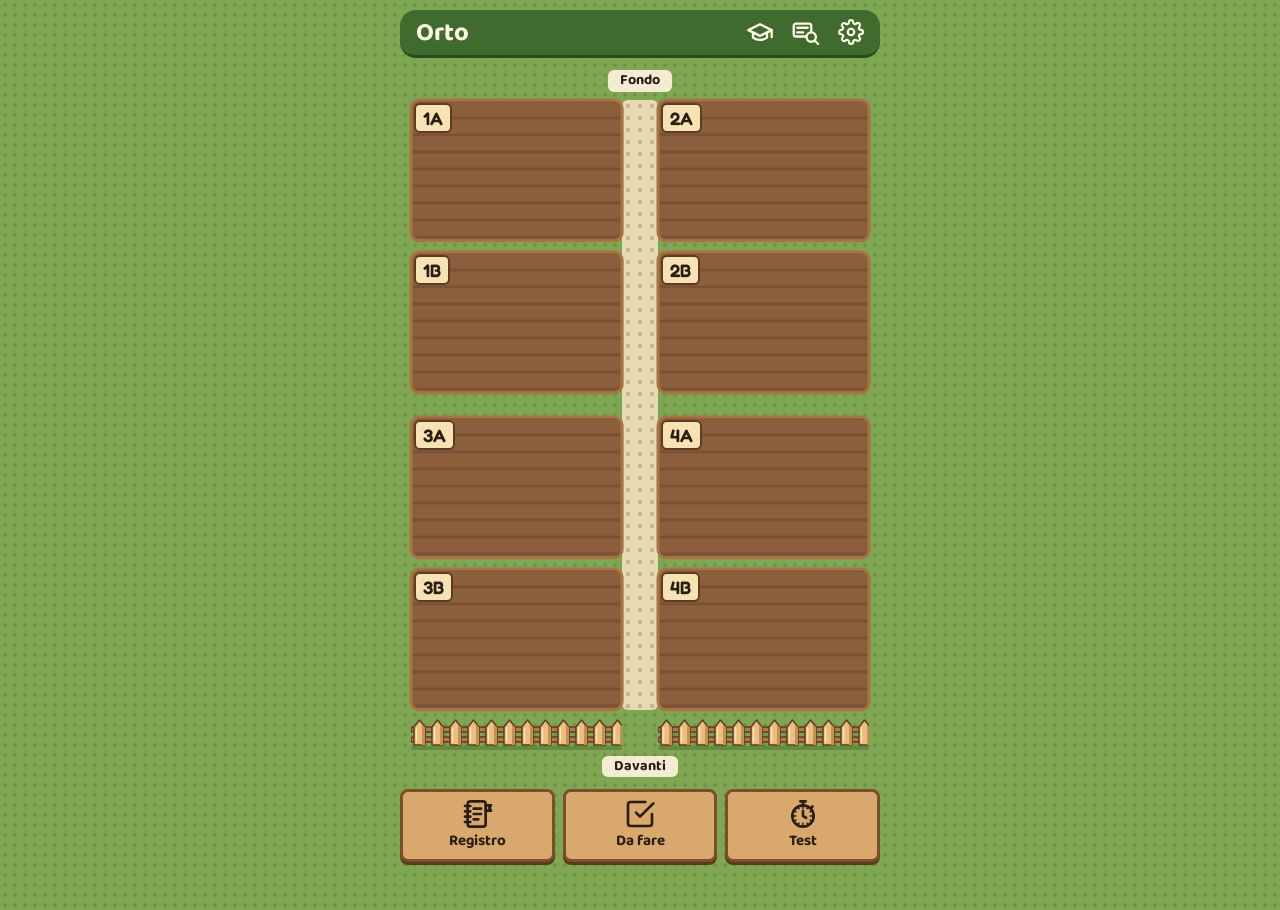
<file: index.html>
<!doctype html>
<html lang="it">
<head>
  <meta charset="utf-8">
  <meta name="viewport" content="width=device-width, initial-scale=1">
  <meta name="theme-color" content="#3f6b2e">
  <title>Orto</title>
  <link rel="manifest" href="manifest.webmanifest">
  <link rel="apple-touch-icon" href="icone/icona-192.png">
  <link rel="stylesheet" href="css/style.css">
</head>
<body>
  <header>
    <h1><a href="#/" class="titolo">Orto</a></h1>
    <a class="nome-barra"></a>
    <nav class="azioni">
      <a href="#/impara" class="icona" aria-label="Impara">
        <!-- cappello da studente -->
        <svg width="28" height="28" viewBox="0 0 24 24" fill="none" stroke="currentColor"
             stroke-width="2" stroke-linecap="round" stroke-linejoin="round" aria-hidden="true">
          <path d="M2 9.5l10-5 10 5-10 5z"/><path d="M6 11.5v4.5c3.5 2.6 8.5 2.6 12 0v-4.5"/><path d="M22 9.5v6"/>
        </svg>
      </a>
      <a href="#/orto" class="icona orto-icona" aria-label="L'orto: forma e terreno">
        <!-- aiuola con la lente d'ingrandimento -->
        <svg width="28" height="28" viewBox="0 0 24 24" fill="none" stroke="currentColor"
             stroke-width="2" stroke-linecap="round" stroke-linejoin="round" aria-hidden="true">
          <rect x="1.5" y="4" width="15" height="11" rx="2"/><path d="M4.5 7.5h9M4.5 11.5h5"/>
          <circle cx="16.5" cy="15.5" r="4" fill="var(--verde)"/><path d="M19.4 18.4l3 3"/>
        </svg>
      </a>
      <a href="#/arcade/esci" class="icona esci-arcade" aria-label="Esci da Arcade">
        <svg width="26" height="26" viewBox="0 0 24 24" fill="none" stroke="currentColor"
             stroke-width="2" stroke-linecap="round" stroke-linejoin="round" aria-hidden="true">
          <path d="M9 21H5a2 2 0 0 1-2-2V5a2 2 0 0 1 2-2h4"/><path d="M16 17l5-5-5-5"/><path d="M21 12H9"/>
        </svg>
      </a>
      <a href="#/impostazioni" class="icona impostazioni-icona" aria-label="Impostazioni">
        <!-- icona "settings" di Feather Icons (licenza MIT) -->
        <svg width="26" height="26" viewBox="0 0 24 24" fill="none" stroke="currentColor"
             stroke-width="2" stroke-linecap="round" stroke-linejoin="round" aria-hidden="true">
          <circle cx="12" cy="12" r="3"/>
          <path d="M19.4 15a1.65 1.65 0 0 0 .33 1.82l.06.06a2 2 0 0 1 0 2.83 2 2 0 0 1-2.83 0l-.06-.06a1.65 1.65 0 0 0-1.82-.33 1.65 1.65 0 0 0-1 1.51V21a2 2 0 0 1-2 2 2 2 0 0 1-2-2v-.09A1.65 1.65 0 0 0 9 19.4a1.65 1.65 0 0 0-1.82.33l-.06.06a2 2 0 0 1-2.83 0 2 2 0 0 1 0-2.83l.06-.06a1.65 1.65 0 0 0 .33-1.82 1.65 1.65 0 0 0-1.51-1H3a2 2 0 0 1-2-2 2 2 0 0 1 2-2h.09A1.65 1.65 0 0 0 4.6 9a1.65 1.65 0 0 0-.33-1.82l-.06-.06a2 2 0 0 1 0-2.83 2 2 0 0 1 2.83 0l.06.06a1.65 1.65 0 0 0 1.82.33H9a1.65 1.65 0 0 0 1-1.51V3a2 2 0 0 1 2-2 2 2 0 0 1 2 2v.09a1.65 1.65 0 0 0 1 1.51 1.65 1.65 0 0 0 1.82-.33l.06-.06a2 2 0 0 1 2.83 0 2 2 0 0 1 0 2.83l-.06.06a1.65 1.65 0 0 0-.33 1.82V9a1.65 1.65 0 0 0 1.51 1H21a2 2 0 0 1 2 2 2 2 0 0 1-2 2h-.09a1.65 1.65 0 0 0-1.51 1z"/>
        </svg>
      </a>
    </nav>
  </header>
  <main id="contenuto"></main>
  <script type="module" src="js/app.js"></script>
</body>
</html>
</file>
<file: css/style.css>
@font-face { font-family: 'Baloo 2'; src: url('../font/baloo2.woff2') format('woff2'); font-weight: 400 800; font-display: swap; }
@font-face { font-family: 'Fredoka'; src: url('../font/fredoka.woff2') format('woff2'); font-weight: 600; font-display: swap; }

:root {
  --verde: #3f6b2e;
  --verde-bordo: #2b4a1f;
  --verde-scuro: #1b3d1b;
  --testo: #2a1e12;
  --crema: #fff8e7;
  --etichetta: #f6ebd3;
  --cartellino: #f6e2b3;
  --marrone-scuro: #5c3d22;
  --legno: #d9a86c;
  --legno-scuro: #7a4f2a;
  --bordo-aiuola: #a87444;
  --terra: #8b5e3c;
  --solco: #7a5134;
  --prato: #7fa653;
  --prato-punti: #6e9446;
  --vialetto: #e8d9b5;
  --ghiaia: #c9b48a;
  --aiuola: #e3eed3;
}

* { box-sizing: border-box; }

body {
  margin: 0;
  min-height: 100dvh;
  font-family: 'Baloo 2', system-ui, sans-serif;
  font-size: 18px;
  font-weight: 500;
  line-height: 1.5;
  color: var(--testo);
  background-color: var(--prato);
  background-image: radial-gradient(var(--prato-punti) 1.5px, transparent 2px);
  background-size: 10px 10px;
}

header {
  display: flex;
  align-items: center;
  justify-content: space-between;
  width: calc(100% - 32px);
  max-width: 480px;
  margin: 10px auto 0;
  padding: 6px 16px;
  color: var(--crema);
  background: var(--verde);
  border-bottom: 3px solid var(--verde-bordo);
  border-radius: 16px;
}

header h1 { margin: 0; font-size: 1.6rem; font-weight: 700; line-height: 1.3; }

main { padding: 12px 16px 16px; }

/* Ogni schermata tranne la mappa sta in un riquadro crema, leggibile sopra il prato */
main > section:not(.mappa) {
  max-width: 600px;
  margin: 0 auto;
  padding: 8px 16px 16px;
  background: var(--crema);
  border: 3px solid var(--bordo-aiuola);
  border-radius: 14px;
}

.mappa {
  display: flex;
  flex-direction: column;
  max-width: 480px;
  margin: 0 auto;
}

.estremo {
  grid-column: 1 / -1;
  align-self: center;
  margin: 0 0 8px;
  padding: 0 12px;
  font-size: 0.9rem;
  font-weight: 700;
  background: var(--etichetta);
  border-radius: 6px;
}
.estremo:last-of-type { margin: 0 0 4px; }

.lato {
  display: flex;
  flex-direction: column;
  gap: 10px;
}

/* stacco tra il primo e il secondo settore di ogni lato */
.lato .aiuola:nth-child(3) { margin-top: 8px; }

.vialetto {
  position: relative;
  margin: 10px 4px;
  border-radius: 6px;
  background-color: var(--vialetto);
  background-image: radial-gradient(var(--ghiaia) 2px, transparent 2.5px);
  background-size: 12px 12px;
}

.aiuola {
  position: relative;
  display: flex;
  align-items: center;
  justify-content: center;
  min-height: clamp(56px, calc((100dvh - 390px) / 4), 140px);
  text-decoration: none;
  color: var(--testo);
  background: repeating-linear-gradient(0deg, var(--terra) 0 14px, var(--solco) 14px 17px);
  border: 3px solid var(--bordo-aiuola);
  border-radius: 10px;
}

/* Cartellino con il nome, in alto a sinistra */
.aiuola .nome {
  position: absolute;
  z-index: 2;
  top: 5px;
  left: 5px;
  padding: 0 8px;
  font-family: 'Fredoka', 'Baloo 2', sans-serif;
  font-weight: 600;
  line-height: 1.5;
  background: var(--cartellino);
  border: 2px solid var(--marrone-scuro);
  border-radius: 6px;
}

.diviso-fondo-davanti::after,
.diviso-vialetto-esterno::after {
  content: '';
  position: absolute;
  border: 0 dashed var(--cartellino);
}
.diviso-fondo-davanti::after { left: 6px; right: 6px; top: 50%; border-top-width: 2px; }
.diviso-vialetto-esterno::after { top: 6px; bottom: 6px; left: 50%; border-left-width: 2px; }

.aiuola .bollino {
  position: absolute;
  z-index: 2;
  bottom: 4px;
  right: 4px;
  padding: 0 6px;
  font-size: 0.8rem;
  font-weight: 700;
  line-height: 1.4;
  color: var(--crema);
  background: var(--verde-scuro);
  border: 1.5px solid var(--cartellino);
  border-radius: 999px;
}
.aiuola .bollino-alto { bottom: calc(50% + 4px); }
.aiuola .bollino-sinistra { right: calc(50% + 4px); }

.staccionata {
  grid-column: 1 / -1;
  display: grid;
  grid-template-columns: 1fr 28px 1fr;
  margin: 8px 0 6px;
}
.staccionata svg { display: block; }

.scorciatoie {
  grid-column: 1 / -1;
  display: flex;
  justify-content: space-between;
  gap: 8px;
  margin-top: 8px;
}

.scorciatoia {
  position: relative;
  display: flex;
  flex-direction: column;
  align-items: center;
  flex: 1;
  min-width: 0;
  padding: 6px 4px;
  font-size: 0.95rem;
  font-weight: 700;
  color: var(--testo);
  text-decoration: none;
  background: var(--legno);
  border: 3px solid var(--legno-scuro);
  border-radius: 8px;
  box-shadow: 0 3px 0 #5a3a1d;
}

h2 { margin: 8px 0 4px; font-weight: 700; }
h3 { margin: 20px 0 4px; font-size: 1.1rem; font-weight: 700; }

.titolo { color: inherit; text-decoration: none; }

/* Modalità prova: scritta gialla accanto al titolo, per non confondersi */
.prova header h1::after {
  content: 'PROVA';
  margin-left: 10px;
  padding: 0 8px;
  font-size: 0.85rem;
  vertical-align: middle;
  color: var(--testo);
  background: #f2c230;
  border-radius: 6px;
}

.intestazione { display: flex; align-items: baseline; justify-content: space-between; gap: 12px; }
.link-info { padding: 8px 0 8px 12px; font-weight: 700; color: var(--verde); text-decoration: underline; }

.azioni { display: flex; gap: 18px; }

.icona {
  display: flex;
  padding: 10px;
  margin: -10px;
  color: var(--crema);
}

.indietro {
  display: inline-block;
  padding: 10px 0;
  color: var(--verde);
  background: none;
  border: 0;
  font: inherit;
  cursor: pointer;
  font-weight: 700;
  text-decoration: none;
}

.pulsante {
  display: block;
  width: 100%;
  margin-top: 20px;
  padding: 12px;
  font: inherit;
  font-weight: 700;
  text-align: center;
  text-decoration: none;
  color: var(--crema);
  background: var(--verde);
  border: 0;
  border-radius: 10px;
  box-shadow: 0 3px 0 var(--verde-bordo);
  cursor: pointer;
}

.secondario {
  color: var(--testo);
  background: var(--etichetta);
  border: 2px solid var(--legno-scuro);
  box-shadow: 0 3px 0 var(--bordo-aiuola);
}

.pericolo {
  color: #b00020;
  background: #fff;
  border: 2px solid #b00020;
  box-shadow: 0 3px 0 #e8b4bc;
}

.colture { margin: 0; padding: 0; list-style: none; }
.colture a { display: flex; align-items: center; gap: 10px; padding: 6px 0; color: var(--testo); }
.icona-coltura { flex: none; display: flex; width: 40px; height: 40px; }
.icona-coltura svg { width: 100%; height: 100%; }

/* Disegnini delle colture dentro le aiuole della mappa */
/* Ogni spazio è un "contenitore": i disegni usano le sue misure (cqw, cqh) per non uscire
   né a destra/sinistra né verso il davanti. Verso il fondo invece possono sporgere */
.piantine {
  position: absolute;
  z-index: 1;
  container-type: size;
  pointer-events: none;
}
.piantine-tutta { inset: 4px 4px 3px; }
.piantine-sopra { inset: 4px 4px calc(50% + 2px); }
.piantine-sotto { inset: calc(50% + 2px) 4px 3px; }
.piantine-sinistra { inset: 4px calc(50% + 2px) 3px 4px; }
.piantine-destra { inset: 4px 4px 3px calc(50% + 2px); }
.piantina { --l: 38px; position: absolute; display: flex; width: var(--l); height: var(--l); }
/* La metà davanti non tocca il fondo: lì i disegni devono stare tutti dentro */
.piantine-sotto .piantina { --l: min(38px, 100cqh); }
.piantina svg { width: 100%; height: 100%; }
.piantina { pointer-events: auto; touch-action: none; transition: transform 0.15s; }
.piantina.sollevata { z-index: 5; transform: scale(1.25); filter: drop-shadow(0 6px 4px rgb(0 0 0 / 0.35)); }
/* Sulla mappa il "tieni premuto" serve a spostare: niente menu o selezione del testo */
.aiuola { -webkit-touch-callout: none; user-select: none; -webkit-user-select: none; -webkit-tap-highlight-color: transparent; }

.registro { margin: 0; padding-left: 20px; }
.registro li { padding: 6px 0; }
.registro a { display: block; color: var(--testo); }

.lista-task { margin: 0; padding: 0; list-style: none; }
.lista-task li { display: flex; align-items: flex-start; gap: 12px; padding: 10px 0; border-bottom: 1px solid #e2d3b5; }
.lista-task input { flex: none; width: 28px; height: 28px; margin: 2px 0 0; accent-color: var(--verde); }

.urgente { color: #b00020; font-weight: 700; }

.titolo-task { font-weight: 700; color: var(--testo); }

.puntino {
  position: absolute;
  z-index: 3;
  top: -6px;
  right: -6px;
  width: 14px;
  height: 14px;
  border-radius: 50%;
  border: 2px solid var(--testo);
}
.puntino-programmato { background: #e07000; }
.puntino-urgente {
  top: -9px;
  right: -9px;
  width: 22px;
  height: 22px;
  display: flex;
  align-items: center;
  justify-content: center;
  font-size: 0.8rem;
  font-weight: 700;
  line-height: 1;
  color: #fff;
  background: #b00020;
}
/* Paletto delle colture in arrivo nei prossimi 30 giorni */
.paletto { position: absolute; z-index: 3; left: 5px; bottom: 3px; display: flex; flex-direction: column; align-items: center; pointer-events: none; }
.paletto .tavola { display: flex; align-items: center; gap: 1px; padding: 0 5px 0 1px; font-family: 'Fredoka', 'Baloo 2', sans-serif; font-size: .78rem; font-weight: 600; line-height: 1.25; color: var(--testo); background: var(--legno); border: 2px solid var(--legno-scuro); border-radius: 5px; box-shadow: 0 2px 0 #5a3a1d; }
.paletto .icona-paletto { width: 20px; height: 20px; }
.paletto .asta { width: 4px; height: 8px; background: var(--legno-scuro); border-radius: 0 0 2px 2px; }
.vialetto .puntino { top: 4px; right: auto; left: 50%; transform: translateX(-50%); }

.modulo label { display: block; margin-top: 16px; font-weight: 700; }
.modulo label[hidden] { display: none; }
.suggerimento { display: grid; gap: 2px; margin-top: 12px; padding: 10px 12px; font-size: .95rem; background: var(--etichetta); border: 2px solid var(--legno); border-radius: 10px; }
.suggerimento[hidden] { display: none; }
.avviso-catalogo { margin-top: 4px; color: #8a4b0f; font-weight: 700; }
.avvisi { display: grid; gap: 8px; margin-top: 16px; }
.avviso-modulo { margin: 0; padding: 8px 12px 8px 38px; position: relative; font-size: .95rem; line-height: 1.35; background: #fbe3c8; border: 2px solid #d9822b; border-radius: 10px; }
.avviso-modulo::before { content: '!'; position: absolute; left: 10px; top: 9px; width: 20px; height: 20px; border-radius: 50%; background: #d9822b; color: #fff; font-weight: 800; font-size: .85rem; display: grid; place-items: center; }

.modulo input[type="email"],
.modulo input[type="password"],
.modulo input[type="text"],
.modulo textarea,
.modulo select {
  display: block;
  width: 100%;
  margin-top: 4px;
  padding: 10px 12px;
  font: inherit;
  color: var(--testo);
  background: #fff;
  border: 2px solid #767676;
  border-radius: 8px;
}

.modulo fieldset { margin: 16px 0 0; padding: 0; border: 0; }
.modulo legend { padding: 0; font-weight: 700; }

.due-colonne {
  display: grid;
  grid-template-columns: 1fr 1fr;
  gap: 8px;
  margin-top: 8px;
}

.modulo .opzione {
  display: flex;
  align-items: center;
  gap: 10px;
  margin: 0;
  padding: 10px 12px;
  font-weight: 500;
  background: #fff;
  border: 2px solid var(--bordo-aiuola);
  border-radius: 8px;
}

.opzione input { width: 24px; height: 24px; margin: 0; accent-color: var(--verde); }

.modulo .tutto-orto { margin-top: 12px; }

.conferma { margin: 16px 0 0; color: var(--verde); font-weight: 700; }

.errore { margin: 16px 0 0; color: #b00020; font-weight: 700; white-space: pre-line; }

.mini-mappa { display: grid; grid-template-columns: 1fr 20px 1fr; max-width: 320px; margin: 8px auto 0; }
.mini-lato { display: flex; flex-direction: column; gap: 6px; }
.mini-lato .mini-aiuola:nth-child(3) { margin-top: 10px; }
.mini-vialetto {
  margin: 6px 3px;
  border-radius: 4px;
  background-color: var(--vialetto);
  background-image: radial-gradient(var(--ghiaia) 1.5px, transparent 2px);
  background-size: 8px 8px;
}

.mini-aiuola {
  position: relative;
  display: flex;
  align-items: center;
  justify-content: center;
  height: 52px;
  padding: 0;
  overflow: hidden;
  font: inherit;
  color: var(--testo);
  background: repeating-linear-gradient(0deg, var(--terra) 0 10px, var(--solco) 10px 12px);
  border: 2px solid var(--bordo-aiuola);
  border-radius: 8px;
  cursor: pointer;
}
.mini-aiuola .nome {
  position: relative;
  z-index: 1;
  padding: 0 6px;
  font-family: 'Fredoka', 'Baloo 2', sans-serif;
  font-weight: 600;
  background: var(--cartellino);
  border: 1.5px solid var(--marrone-scuro);
  border-radius: 5px;
}

/* Parte scelta: terra arata con il bordo verde (solo attorno alla parte scelta) */
.riempimento {
  position: absolute;
  background: url('../icone/terra-arata.svg') 0 0 / 60px 28.8px;
  border: 3px solid #5c9e3a;
  border-radius: 6px;
  box-shadow: inset 0 0 0 1.5px var(--verde-bordo), 0 0 0 1.5px var(--verde-bordo);
}
.riempimento-tutta { inset: 0; }
.riempimento-sopra { inset: 0 0 50% 0; }
.riempimento-sotto { inset: 50% 0 0 0; }
.riempimento-sinistra { inset: 0 50% 0 0; }
.riempimento-destra { inset: 0 0 0 50%; }

.popup {
  width: min(92vw, 400px);
  padding: 0;
  color: var(--testo);
  background: var(--crema);
  border: 3px solid var(--bordo-aiuola);
  border-radius: 14px;
}
.popup::backdrop { background: rgb(0 0 0 / 0.5); }
.popup-contenuto { padding: 16px; }
.popup h3 { margin: 0 0 12px; }
.popup-corpo { display: flex; align-items: center; gap: 16px; }
.anteprima .mini-aiuola { width: 110px; height: 150px; font-size: 1.4rem; cursor: default; }

.scatola-rotella { flex: 1; display: flex; flex-direction: column; gap: 4px; margin-top: 8px; }
.popup .scatola-rotella { margin-top: 0; }
.freccia-rotella {
  height: 30px;
  padding: 0;
  font-size: 1rem;
  line-height: 1;
  color: var(--crema);
  background: var(--verde);
  border: 0;
  border-bottom: 3px solid var(--verde-bordo);
  border-radius: 8px;
  cursor: pointer;
}
.freccia-rotella:disabled { color: var(--testo); background: var(--etichetta); border-bottom-color: var(--legno); opacity: .5; cursor: default; }
.rotella {
  height: 144px;
  padding: 48px 0;
  overflow-y: scroll;
  scroll-snap-type: y mandatory;
  scrollbar-width: none;
  border: 2px solid #767676;
  border-radius: 8px;
  /* fascia centrale fissa: segna la voce scelta */
  background: #fff linear-gradient(transparent 46px, var(--aiuola) 46px, var(--aiuola) 94px, transparent 94px);
}
.voce-rotella {
  display: block;
  width: 100%;
  height: 48px;
  scroll-snap-align: center;
  padding: 0 8px;
  font: inherit;
  line-height: 1.15;
  color: #767676;
  background: none;
  border: 0;
}
.voce-rotella.attiva { color: var(--testo); font-weight: 700; }

.popup-azioni { display: flex; gap: 12px; margin-top: 16px; }
.popup-azioni .pulsante { margin-top: 0; }

/* Pagina Test: colture nel tempo */
.test-frecce { display: flex; align-items: center; justify-content: space-between; gap: 8px; margin: 8px 0; }
.freccia-test { width: 48px; height: 40px; font-size: 1rem; color: var(--crema); background: var(--verde); border: 0; border-bottom: 3px solid var(--verde-bordo); border-radius: 8px; cursor: pointer; }
.test-periodo { font-weight: 800; text-align: center; }
.test-mesi { display: grid; grid-template-columns: 32px repeat(13, 1fr); font-size: .7rem; color: var(--marrone-scuro); text-align: center; }
.test-settore { margin-top: 10px; font-size: .8rem; font-weight: 800; letter-spacing: .05em; text-transform: uppercase; }
.test-fila { display: grid; grid-template-columns: 32px 1fr; align-items: center; margin-top: 3px; }
.test-fila b { font-family: 'Fredoka', 'Baloo 2', sans-serif; font-weight: 600; }
.test-binario { position: relative; height: 46px; overflow: hidden; border-radius: 4px; background: repeating-linear-gradient(90deg, #efe2c4 0 calc(100% / 13 - 1px), var(--crema) calc(100% / 13 - 1px) calc(100% / 13)); }
.test-barra { position: absolute; display: flex; align-items: center; gap: 2px; padding: 0 4px 0 1px; overflow: hidden; height: 20px; font-size: .7rem; font-weight: 700; line-height: 1; color: #fff; white-space: nowrap; text-decoration: none; border-radius: 6px; text-shadow: 0 1px 0 rgb(0 0 0 / .35); }
.test-barra.pieno { top: 3px; height: 40px; }
.test-barra.alto { top: 2px; }
.test-barra.basso { bottom: 2px; }
.test-barra.futura { background-image: repeating-linear-gradient(135deg, rgb(255 255 255 / .3) 0 5px, transparent 5px 10px); border: 2px dashed rgb(42 30 18 / .6); }
.test-barra .icona-barra { width: 18px; height: 18px; flex: none; }
.test-oggi { position: absolute; top: 0; bottom: 0; width: 2px; background: #c0392b; }
.test-legenda { display: flex; flex-wrap: wrap; gap: 4px 14px; margin-top: 10px; font-size: .85rem; }
.test-legenda i { display: inline-block; width: 18px; height: 10px; margin-right: 4px; vertical-align: middle; border-radius: 3px; background: var(--marrone-scuro); }
.test-legenda i.fut { background: var(--etichetta); border: 2px dashed var(--marrone-scuro); }
.test-legenda i.og { width: 3px; height: 14px; background: #c0392b; }
.test-aiuto { margin: 6px 0 0; font-size: .85rem; color: var(--marrone-scuro); }

/* Catalogo delle colture */
.intro-catalogo { margin: 4px 0 8px; font-size: .95rem; }
.cerca-catalogo { width: 100%; padding: 8px 12px; font: inherit; color: var(--testo); background: #fff; border: 2px solid var(--bordo-aiuola); border-radius: 10px; }
.legenda-cal { display: flex; flex-wrap: wrap; gap: 4px 14px; margin: 10px 0 4px; font-size: .85rem; }
.legenda-cal span::before { content: ''; display: inline-block; width: 18px; height: 8px; margin-right: 6px; vertical-align: middle; border-radius: 3px; background: var(--c); }
.l-s { --c: #8b5e3c; } .l-t { --c: #3f8a2e; } .l-r { --c: #e2861b; }
.mesi-cal { display: grid; grid-template-columns: repeat(12, 1fr); font-size: .68rem; text-align: center; color: var(--marrone-scuro); }
/* Legenda e iniziali dei mesi restano ferme in cima mentre si scorre l'elenco */
.testata-cal { position: sticky; top: 0; z-index: 4; display: grid; grid-template-columns: 40% 1fr; align-items: end; gap: 4px; margin: 10px -16px 0; padding: 6px 18px 6px 16px; background: var(--crema); border-bottom: 2px solid var(--legno); box-shadow: 0 3px 4px rgb(42 30 18 / .12); }
.testata-cal .legenda-cal { display: grid; gap: 0; margin: 0; font-size: .78rem; line-height: 1.35; }
.testata-cal .legenda-cal span::before { width: 14px; margin-right: 5px; }
.testata-cal .mesi-cal { font-size: .78rem; font-weight: 800; color: var(--testo); }
.cal { position: relative; height: 22px; border-radius: 4px; background: repeating-linear-gradient(90deg, #efe2c4 0 calc(100% / 12 - 1px), var(--crema) calc(100% / 12 - 1px) calc(100% / 12)); }
.cal i { position: absolute; height: 8px; border-radius: 3px; }
.cal .cal-s { top: 2px; background: #8b5e3c; }
.cal .cal-t { top: 2px; background: #3f8a2e; }
.cal .cal-r { bottom: 2px; background: #e2861b; }
.gruppo-catalogo h3 { display: flex; align-items: center; gap: 6px; margin: 16px 0 4px; font-size: .9rem; letter-spacing: .04em; text-transform: uppercase; }
.gruppo-catalogo[hidden], .riga-catalogo[hidden], .nessuna[hidden] { display: none; }
.pallino-gruppo { flex: none; width: 12px; height: 12px; border-radius: 50%; }
.lente-gruppo { flex: none; width: 34px; height: 34px; padding: 2px; border: 0; border-radius: 9px; background: var(--etichetta); cursor: pointer; }
.lente-gruppo svg { display: block; width: 100%; height: 100%; }
.riga-catalogo { display: grid; grid-template-columns: 40% 1fr; align-items: center; gap: 4px; padding: 3px 2px; color: var(--testo); text-decoration: none; border-top: 1px solid #efe2c4; }
.nome-catalogo { display: flex; align-items: center; gap: 4px; min-width: 0; font-weight: 700; font-size: .95rem; }
.nome-catalogo svg { flex: none; width: 30px; height: 30px; }

.scheda-catalogo { position: relative; }
.lente-box { position: absolute; z-index: 3; top: 10px; right: 12px; }
.lente { display: flex; align-items: center; justify-content: center; width: 52px; height: 52px; padding: 0; cursor: pointer; background: var(--etichetta); border: 2px solid var(--legno); border-radius: 13px; }
.lente svg { width: 42px; height: 42px; }
.lente .accesa, .lente[aria-pressed="true"] .spenta { display: none; }
.lente[aria-pressed="true"] .accesa { display: block; }
.lente[aria-pressed="true"] { background: var(--cartellino); border-color: var(--verde); }
.fumetto { position: absolute; right: 0; top: calc(100% + 12px); width: min(280px, calc(100vw - 48px)); padding: 10px 12px; font-size: .92rem; line-height: 1.35; background: var(--crema); border: 3px solid var(--legno); border-radius: 14px; box-shadow: 0 3px 0 var(--legno-scuro); }
.fumetto[hidden] { display: none; }
.fumetto::before { content: ''; position: absolute; right: 16px; top: -11px; width: 16px; height: 16px; background: var(--crema); border-left: 3px solid var(--legno); border-top: 3px solid var(--legno); transform: rotate(45deg); }
.fumetto b { display: block; font-family: 'Fredoka', 'Baloo 2', sans-serif; font-weight: 600; }
.capito { display: block; margin: 8px 0 0 auto; padding: 3px 14px; font: inherit; font-weight: 700; color: var(--crema); background: var(--verde); border: 0; border-bottom: 3px solid var(--verde-bordo); border-radius: 10px; cursor: pointer; }
.testa-scheda { display: flex; align-items: center; gap: 12px; margin-top: 8px; padding-right: 60px; }
.testa-scheda h2 { margin: 0; font-size: 1.6rem; }
.disegno-scheda { flex: none; width: 84px; height: 84px; border-radius: 14px; background: var(--etichetta); }
.disegno-scheda svg { width: 100%; height: 100%; }
.chips { display: flex; flex-wrap: wrap; gap: 6px; margin-top: 4px; }
.chip { padding: 1px 10px; font-size: .8rem; font-weight: 700; color: #fff; border-radius: 999px; }
.chip.chiaro { color: var(--testo); background: var(--cartellino); }
.avviso-scheda { position: relative; margin: 12px 0 0; padding: 6px 10px 6px 34px; font-size: .92rem; line-height: 1.35; background: #fbe3c8; border: 2px solid #d9822b; border-radius: 12px; }
.avviso-scheda::before { content: '!'; position: absolute; left: 8px; top: 7px; width: 18px; height: 18px; display: grid; place-items: center; font-size: .8rem; font-weight: 800; color: #fff; background: #d9822b; border-radius: 50%; }
.fatti { display: grid; grid-template-columns: auto 1fr; gap: 2px 12px; margin: 10px 0 0; font-size: .95rem; }
.fatti dt { color: var(--marrone-scuro); }
.fatti dd { margin: 0; font-weight: 700; }
.misura { margin-top: 10px; padding: 8px 10px; background: var(--etichetta); border-radius: 12px; }
.misura p { margin: 0 0 6px; font-weight: 700; }
.preset-riga { display: grid; grid-template-columns: repeat(3, minmax(0, 1fr)); gap: 6px; }
.preset { padding: 5px 4px; font: inherit; font-size: .8rem; font-weight: 700; line-height: 1.2; color: var(--testo); background: var(--crema); border: 2px solid var(--legno); border-radius: 10px; cursor: pointer; }
.preset small { display: block; margin-top: 2px; font-weight: 500; }
.preset[aria-pressed="true"] { color: var(--crema); background: var(--verde); border-color: var(--verde-bordo); }
.campi-misura { display: grid; grid-template-columns: 1fr 1fr; gap: 8px; margin-top: 8px; }
.campi-misura label { display: grid; gap: 2px; font-size: .85rem; font-weight: 700; }
.campi-misura span { display: flex; align-items: center; gap: 6px; font-weight: 500; }
.campi-misura input { width: 100%; min-width: 0; padding: 4px 8px; font: inherit; color: var(--testo); background: #fff; border: 2px solid var(--legno); border-radius: 8px; }
.spazio-disegno { margin: 8px 0 0; }
.spazio-disegno svg { display: block; width: 100%; }
.terra-spazio { fill: #8b5e3c; stroke: #a87444; stroke-width: 3; }
.segni-spazio circle { fill: #8cc46a; stroke-width: 1; }
.segni-spazio line { stroke: #cbea9a; stroke-width: 3; }
.spazio-disegno text { fill: var(--marrone-scuro); }
.spazio-disegno figcaption { font-size: .9rem; }
.resa-scheda { margin: 10px 0 0; padding: 8px 12px; background: var(--etichetta); border-radius: 12px; }
.resa-scheda b { font-size: 1.3rem; }
.resa-scheda small { display: block; line-height: 1.3; color: var(--marrone-scuro); }
.consigli { margin: 0; padding-left: 20px; }
.nota-scheda { margin-top: 14px; font-size: .85rem; color: var(--marrone-scuro); }
button.termine { margin: 0; padding: 0; font: inherit; font-weight: inherit; color: inherit; text-align: inherit; background: none; border: 0; border-radius: 4px; cursor: pointer; }
.evidenzia button.termine { padding: 0 4px; margin: 0 -4px; background: var(--cartellino); box-shadow: 0 3px 0 var(--verde); }
.popup.parola { width: min(94vw, 420px); max-height: 88vh; }
.parola-testa { display: flex; align-items: center; gap: 10px; padding: 8px 12px; color: var(--crema); background: var(--verde); border-bottom: 3px solid var(--verde-bordo); }
.parola-testa .chiudi { padding: 2px 6px; font: inherit; font-weight: 700; color: var(--crema); background: none; border: 0; cursor: pointer; }
.parola-testa span { font-size: .85rem; }
.parola h2 { margin: 0 0 4px; }
.tipo-parola { margin: 0; font-size: .75rem; font-weight: 800; letter-spacing: .06em; text-transform: uppercase; color: var(--marrone-scuro); }
.passi { margin: 4px 0 0; padding-left: 22px; }
.passi li, .attenzione li { margin-bottom: 4px; }
.attenzione { margin: 4px 0 0; padding: 8px 12px 8px 30px; background: var(--etichetta); border-radius: 12px; }
.nota-parola { font-size: .85rem; color: var(--marrone-scuro); }
.elenco-gruppo { display: flex; flex-wrap: wrap; gap: 4px 12px; }
.elenco-gruppo a { display: inline-flex; align-items: center; gap: 4px; color: var(--testo); }
.elenco-gruppo svg { width: 26px; height: 26px; }

/* Terreno delle aiuole */
.carta-terreno { display: grid; grid-template-columns: 56px 1fr; gap: 10px; align-items: center; padding: 8px; color: var(--testo); text-decoration: none; background: var(--etichetta); border: 2px solid var(--legno); border-radius: 12px; }
.carta-terreno small { color: var(--marrone-scuro); }
.zolla { display: grid; place-items: center; width: 56px; height: 56px; border-radius: 12px; background: #6b4227; }
.zolla svg { width: 48px; height: 48px; }
.prop-terreno { display: grid; grid-template-columns: 1fr auto; gap: 0 8px; align-items: center; padding: 6px 0; border-top: 1px solid #efe2c4; }
.prop-terreno:first-child { border-top: 0; }
.nome-prop { font-size: .85rem; color: var(--marrone-scuro); }
.valore-prop { grid-column: 1; font-weight: 800; }
.fonte { grid-row: 1 / span 2; grid-column: 2; padding: 1px 9px; font-size: .75rem; font-weight: 800; color: #fff; border-radius: 999px; }
.fonte-stima { background: #9a8a74; } .fonte-prova { background: #3d6fa8; } .fonte-analisi { background: #3f8a2e; }
.barra-tess { grid-column: 1 / -1; display: flex; height: 14px; margin-top: 4px; overflow: hidden; border: 1.5px solid #2b1d12; border-radius: 7px; }
.nota-terreno { font-size: .88rem; color: var(--marrone-scuro); }
.consigli-terreno { margin: 0; padding-left: 20px; }
.elenco-prove { display: grid; gap: 6px; }
.voce-prova { display: grid; grid-template-columns: 34px 1fr auto; gap: 8px; align-items: center; padding: 8px 10px; color: var(--testo); text-decoration: none; background: var(--etichetta); border: 2px solid var(--legno); border-radius: 10px; }
.voce-prova small { display: block; font-size: .8rem; color: var(--marrone-scuro); }
.icona-prova svg { display: block; width: 30px; height: 30px; }
.stato-prova { font-size: .8rem; font-weight: 800; color: #3f8a2e; }
.titolo-passo { display: flex; align-items: center; gap: 8px; margin: 6px 0; }
.numero-passo { display: grid; place-items: center; width: 28px; height: 28px; font-weight: 800; color: var(--crema); background: var(--verde); border-radius: 50%; }
.disegno-passo { display: grid; place-items: center; padding: 8px; background: var(--etichetta); border-radius: 12px; }
.disegno-passo svg { display: block; width: 100%; max-width: 360px; height: auto; }
.testo-passo { margin: 8px 0; }
.scelte-prova { display: grid; gap: 8px; }
.scelta-prova { padding: 10px 12px; font: inherit; font-weight: 700; text-align: left; color: var(--testo); background: #fff; border: 2px solid var(--legno); border-radius: 10px; cursor: pointer; }
.scelta-prova[aria-pressed="true"] { background: #eef5e6; border-color: var(--verde); }
.numeri-prova { display: grid; gap: 8px; }
.numeri-prova label { display: grid; gap: 4px; font-weight: 700; }
.numeri-prova input { padding: 8px 10px; font: inherit; color: var(--testo); background: #fff; border: 2px solid #767676; border-radius: 8px; }
.puntini-passi { display: flex; justify-content: center; gap: 5px; margin-top: 12px; }
.puntini-passi span { width: 8px; height: 8px; background: var(--legno); border-radius: 50%; }
.puntini-passi span.ora { width: 20px; background: var(--verde); border-radius: 4px; }
.esito-prova { margin: 8px 0; padding: 10px 12px; background: #e7f0dc; border: 2px solid #3f8a2e; border-radius: 10px; }
.tre-colonne { display: grid; grid-template-columns: repeat(3, minmax(0, 1fr)); gap: 8px; }
.tre-colonne label { margin-top: 8px; }
.modulo label.opzione-tutte { display: flex; align-items: center; gap: 8px; font-weight: 500; }
.opzione-tutte input { width: 22px; height: 22px; accent-color: var(--verde); }
.tabella-terreno { width: 100%; border-collapse: collapse; font-size: .9rem; }
.tabella-terreno th { padding: 2px 4px; font-size: .75rem; text-align: left; text-transform: uppercase; color: var(--marrone-scuro); }
.tabella-terreno td { padding: 5px 4px; border-top: 1px solid #efe2c4; }
.aiuola-terreno { font-family: 'Fredoka', 'Baloo 2', sans-serif; font-weight: 600; color: var(--verde); }
.pallino-fonte { display: inline-block; width: 9px; height: 9px; margin-right: 4px; border-radius: 50%; vertical-align: middle; }

/* Simulazioni e orto reale nel tempo */
.scheda-sim { display: grid; grid-template-columns: 54px 1fr; gap: 10px; align-items: center; margin-top: 10px; padding: 10px; color: var(--testo); text-decoration: none; background: var(--etichetta); border: 2px solid var(--legno); border-radius: 12px; }
.scheda-sim small { display: block; font-size: .85rem; line-height: 1.3; color: var(--marrone-scuro); }
.ico-sim { display: grid; place-items: center; width: 54px; height: 54px; color: var(--crema); background: var(--verde); border-radius: 12px; }
.ico-sim svg { width: 34px; height: 34px; }
.sim-arcade .ico-sim { background: #8e3b30; }
.in-arrivo { opacity: .6; pointer-events: none; }
.testa-tempo { grid-column: 1 / -1; display: flex; align-items: center; justify-content: space-between; gap: 8px; margin-bottom: 4px; }
.indietro-tempo { padding: 2px 10px; font-weight: 700; color: var(--testo); text-decoration: none; background: var(--crema); border: 2px solid var(--legno); border-radius: 10px; }
.titolo-tempo { font-size: .8rem; font-weight: 800; color: var(--crema); text-shadow: 0 1px 0 rgb(0 0 0 / .4); }
.orto-tempo > div:nth-child(2), .posto-mappa, .mappa-tempo { display: contents; }
.mappa-tempo .aiuola { cursor: default; }
.tocca-a { position: absolute; z-index: 2; left: 50%; bottom: 8px; transform: translateX(-50%); padding: 0 8px; font-size: .75rem; font-weight: 700; white-space: nowrap; color: var(--testo); background: rgb(255 248 231 / .85); border: 2px dashed; border-radius: 999px; }
.barra-tempo { grid-column: 1 / -1; margin-top: 8px; padding: 8px 12px 10px; background: var(--crema); border: 3px solid var(--legno); border-radius: 12px; box-shadow: 0 3px 0 #5a3a1d; }
.data-tempo { font-family: 'Fredoka', 'Baloo 2', sans-serif; font-size: 1.15rem; text-align: center; }
.stagione-tempo { display: block; font-size: .8rem; text-align: center; color: var(--marrone-scuro); }
.cursore-tempo { width: 100%; margin: 8px 0 4px; accent-color: var(--verde); }
.comandi-tempo { display: grid; grid-template-columns: repeat(4, minmax(0, 1fr)); gap: 6px; }
.comando-tempo { padding: 6px 2px; font: inherit; font-size: .8rem; font-weight: 800; color: var(--testo); background: var(--etichetta); border: 2px solid var(--legno); border-radius: 8px; cursor: pointer; }
body[data-stagione="primavera"] { background-image: radial-gradient(#f6e27a 2px, transparent 2.5px), radial-gradient(var(--prato-punti) 1.5px, transparent 2px); background-size: 22px 22px, 10px 10px; }
body[data-stagione="autunno"] { background-image: radial-gradient(#c96a2a 2.5px, transparent 3px), radial-gradient(var(--prato-punti) 1.5px, transparent 2px); background-size: 26px 26px, 10px 10px; }
body[data-stagione="inverno"] { background-image: radial-gradient(#ffffff 1.8px, transparent 2.3px), radial-gradient(var(--prato-punti) 1.5px, transparent 2px); background-size: 18px 18px, 10px 10px; }

/* Arcade: barra rosso scuro, etichetta ARCADE, uscita al posto dell'ingranaggio */
.esci-arcade { display: none; }
.arcade .esci-arcade { display: flex; }
.arcade .impostazioni-icona { display: none; }
.arcade header { background: #8e3b30; border-bottom-color: #62261f; }
.arcade header h1::after { content: 'ARCADE'; margin-left: 10px; padding: 0 8px; font-size: .75rem; font-weight: 800; letter-spacing: .08em; vertical-align: middle; color: #3a1a12; background: #f2c230; border-radius: 6px; }
.mappa-arcade .cursore-tempo { accent-color: #8e3b30; }
.simulazioni-salvate { display: grid; gap: 6px; }
.salvata { display: flex; align-items: center; justify-content: space-between; gap: 8px; padding: 8px 10px; color: var(--testo); text-decoration: none; background: #fff; border: 2px solid var(--legno); border-radius: 10px; }
.salvata small { color: var(--marrone-scuro); }
.freccia-salvata { font-size: 1.4rem; font-weight: 800; }
.pulsante.pulsante-arcade, .modulo .pulsante.pulsante-arcade { background: #8e3b30; border-bottom: 3px solid #62261f; }
.modulo-arcade select { width: 100%; padding: 10px 12px; font: inherit; color: var(--testo); background: #fff; border: 2px solid #767676; border-radius: 8px; }
.modulo .senza-margine { margin-top: 0; }
.scelte-arcade { display: grid; grid-template-columns: repeat(auto-fit, minmax(90px, 1fr)); gap: 6px; margin-top: 6px; }
.modulo .scelte-arcade label { margin: 0; }
.scelte-arcade input { position: absolute; opacity: 0; }
.scelte-arcade span { display: block; padding: 8px 4px; font-size: .9rem; font-weight: 700; text-align: center; background: #fff; border: 2px solid var(--legno); border-radius: 10px; cursor: pointer; }
.scelte-arcade input:checked + span { color: var(--crema); background: #8e3b30; border-color: #62261f; }
.scelte-arcade input:focus-visible + span { outline: 3px solid var(--verde); outline-offset: 2px; }

/* Preferenze di Arcade */
.aiuto-pref { margin: 6px 0; font-size: .88rem; }
.pref-si { color: #3f8a2e; } .pref-no { color: #b00020; }
.griglia-preferenze { display: grid; grid-template-columns: repeat(auto-fill, minmax(96px, 1fr)); gap: 6px; }
.preferenza { position: relative; display: flex; flex-direction: column; align-items: center; padding: 4px 2px; font: inherit; font-size: .75rem; font-weight: 700; line-height: 1.1; color: var(--testo); background: #fff; border: 2px solid #e5d3b0; border-radius: 10px; cursor: pointer; }
.preferenza svg { width: 34px; height: 34px; }
.preferenza[data-stato="si"] { background: #eef5e6; border-color: #3f8a2e; }
.preferenza[data-stato="no"] { background: #fbe9e9; border-color: #b00020; }
.preferenza[data-stato="no"] svg { opacity: .35; }
.preferenza[data-stato="si"]::after, .preferenza[data-stato="no"]::after { position: absolute; top: 2px; right: 5px; font-size: .85rem; }
.preferenza[data-stato="si"]::after { content: '♥'; color: #3f8a2e; }
.preferenza[data-stato="no"]::after { content: '✕'; color: #b00020; }

/* Arcade: nome della simulazione nella barra rossa */
.nome-barra { flex: 1; min-width: 0; margin: 0 8px 0 10px; overflow: hidden; font-weight: 700; white-space: nowrap; text-overflow: ellipsis; color: inherit; text-decoration: none; }
.nome-barra:empty { display: none; }
body:not(.arcade) .nome-barra::after { content: ' ▾'; }

/* Raccolto in Arcade: cestino accanto al nome dell'aiuola, cesto sopra la barra del tempo, pagina Il raccolto */
.aiuola .nome .cestino { display: inline-block; width: 20px; height: 20px; margin: -3px -4px 0 4px; vertical-align: middle; }
.cestino svg, .cesto-raccolto > svg, .totale-raccolto > svg { display: block; width: 100%; height: 100%; }
.cesto-raccolto { grid-column: 1 / -1; display: flex; align-items: center; gap: 8px; margin-top: 8px; padding: 3px 12px; color: var(--testo); text-decoration: none; background: var(--crema); border: 3px solid var(--legno); border-radius: 12px; box-shadow: 0 3px 0 #5a3a1d; }
.cesto-raccolto > svg { flex: none; width: 32px; height: 32px; }
.testo-cesto small { font-size: .85rem; color: var(--marrone-scuro); }
.testo-cesto strong { font-family: 'Fredoka', 'Baloo 2', sans-serif; font-size: 1.1rem; font-weight: 600; }
.freccia-cesto { margin-left: auto; font-size: 1.4rem; font-weight: 800; }
.totale-raccolto { display: flex; align-items: center; gap: 10px; margin: 8px 0; padding: 8px 10px; background: #fff; border: 2px solid #e5d3b0; border-radius: 10px; }
.totale-raccolto > svg { flex: none; width: 52px; height: 52px; }
.totale-raccolto strong { font-family: 'Fredoka', 'Baloo 2', sans-serif; font-size: 1.6rem; font-weight: 600; }
.totale-raccolto small { display: block; font-size: .85rem; line-height: 1.3; color: var(--marrone-scuro); }
.anni-raccolto { display: flex; gap: 6px; margin: 10px 0 6px; overflow-x: auto; }
.anni-raccolto button { padding: 3px 12px; font: inherit; font-size: .9rem; font-weight: 700; white-space: nowrap; color: var(--testo); background: #fff; border: 2px solid var(--legno); border-radius: 999px; cursor: pointer; }
.anni-raccolto button[aria-pressed="true"] { color: var(--crema); background: #8e3b30; border-color: #62261f; }
.grafico-raccolto { display: grid; grid-template-columns: repeat(12, 1fr); gap: 3px; align-items: end; height: 110px; padding: 0 2px; border-bottom: 2px solid var(--marrone-scuro); }
.mese-raccolto { display: flex; flex-direction: column; justify-content: flex-end; height: 100%; }
.mese-raccolto span { display: block; border: 2px solid #8a4a14; }
.mese-raccolto span:first-child { border-radius: 4px 4px 0 0; }
.mese-raccolto .previsto { background: repeating-linear-gradient(45deg, #f6d3ac 0 4px, #fff 4px 7px); border-style: dashed; }
.mese-raccolto .fatto { background: #e9933a; }
.mese-raccolto .fatto:not(:first-child) { border-top: 0; border-radius: 0; }
.mesi-raccolto { display: grid; grid-template-columns: repeat(12, 1fr); font-size: .78rem; font-weight: 700; text-align: center; }
.legenda-raccolto { display: flex; flex-wrap: wrap; gap: 4px 14px; margin: 4px 0 10px; font-size: .82rem; }
.legenda-raccolto i { display: inline-block; width: 12px; height: 12px; margin-right: 4px; vertical-align: -1px; border: 2px solid #8a4a14; border-radius: 3px; }
.voce-raccolto { display: grid; grid-template-columns: 36px 1fr auto; gap: 0 10px; align-items: center; padding: 7px 0; color: var(--testo); text-decoration: none; border-top: 1px solid #ead9b6; }
.voce-raccolto .icona-raccolto { grid-row: span 2; width: 34px; height: 34px; }
.voce-raccolto .icona-raccolto svg { width: 100%; height: 100%; }
.voce-raccolto em { font-style: normal; font-weight: 800; text-align: right; }
.voce-raccolto small { grid-column: 2 / 4; font-size: .82rem; color: var(--marrone-scuro); }
.stato-raccolto { display: inline-block; margin-left: 4px; padding: 0 6px; font-size: .72rem; font-weight: 800; border-radius: 5px; }
.stato-in { color: #fff; background: #c46a1c; }
.stato-finita { color: #2b4a1f; background: #dbe9cc; }
.stato-dopo { color: var(--marrone-scuro); background: #efe2c6; }

/* Arcade: famiglie da controllare nella rotazione personalizzata */
.scelte-famiglie { grid-template-columns: repeat(auto-fill, minmax(130px, 1fr)); }
.scelte-famiglie small { display: block; font-size: .75rem; font-weight: 500; line-height: 1.2; }

/* Impara */
.carta-impara { display: flex; align-items: center; gap: 12px; margin: 8px 0; padding: 10px 12px; color: var(--testo); text-decoration: none; background: #fff; border: 2px solid #e5d3b0; border-radius: 12px; }
.carta-impara svg { flex: none; width: 46px; height: 46px; }
.carta-impara strong { display: block; font-size: 1.08rem; }
.carta-impara small { display: block; font-size: .85rem; line-height: 1.25; color: var(--marrone-scuro); }
.carta-mese { background: #fdf0d8; border-color: #e9933a; }
.elenco-mese { gap: 6px; }
.elenco-mese a { padding: 1px 10px 1px 4px; font-weight: 700; text-decoration: none; background: #fff; border: 2px solid #e5d3b0; border-radius: 999px; }
.lavori-mese { margin: 4px 0 0; padding-left: 22px; }
.lavori-mese li { margin-bottom: 6px; }
.link-guida { font-weight: 700; color: var(--verde); white-space: nowrap; }
.frecce-mese { display: flex; gap: 8px; margin-top: 12px; }
.frecce-mese .pulsante { flex: 1; text-align: center; }
.elenco-guide { display: grid; gap: 6px; }
.voce-guida { display: flex; align-items: center; justify-content: space-between; gap: 8px; padding: 8px 12px; color: var(--testo); text-decoration: none; background: #fff; border: 2px solid #e5d3b0; border-radius: 10px; }
.voce-guida small { display: block; font-size: .85rem; color: var(--marrone-scuro); }
.sottotitolo-guida { margin: -4px 0 8px; font-weight: 700; color: var(--marrone-scuro); }
.disegno-guida svg { display: block; width: 100%; height: auto; margin-bottom: 8px; background: #fff; border: 2px solid #e5d3b0; border-radius: 10px; }
.quando-guida { margin: 10px 0 0; padding: 8px 10px; background: #eef5e6; border-left: 4px solid #3f8a2e; border-radius: 6px; }
.elenco-glossario { display: grid; gap: 6px; margin-top: 10px; }
.voce-glossario { display: block; width: 100%; padding: 7px 12px; font: inherit; color: var(--testo); text-align: left; background: #fff; border: 2px solid #e5d3b0; border-radius: 10px; cursor: pointer; }
.voce-glossario[hidden] { display: none; }
.voce-glossario small { display: block; font-size: .8rem; color: var(--marrone-scuro); }

/* Entra / Iscriviti */
.schede-accesso { display: flex; margin-bottom: 4px; border-bottom: 3px solid var(--legno); }
.schede-accesso button { flex: 1; padding: 8px; font: inherit; font-weight: 800; color: var(--testo); background: none; border: 0; border-radius: 10px 10px 0 0; cursor: pointer; }
.schede-accesso button[aria-selected="true"] { color: var(--crema); background: var(--verde); }
.fatto-accesso { padding: 8px 10px; font-weight: 700; color: #2b4a1f; background: #dbe9cc; border-radius: 8px; }
.modulo-accesso .dimenticata { display: block; margin: 6px auto 0; font: inherit; background: none; border: 0; cursor: pointer; }
.modulo-accesso label[hidden], .modulo-accesso .dimenticata[hidden] { display: none; }

/* I miei orti */
.elenco-orti { display: grid; gap: 6px; }
.voce-orto { display: flex; align-items: center; justify-content: space-between; gap: 8px; width: 100%; padding: 8px 12px; font: inherit; color: var(--testo); text-align: left; background: #fff; border: 2px solid #e5d3b0; border-radius: 10px; cursor: pointer; }
.voce-orto.attuale { background: #eef5e6; border-color: var(--verde); cursor: default; }
.voce-orto small { display: block; font-size: .82rem; color: var(--marrone-scuro); }
.ruolo-orto { padding: 0 8px; font-size: .78rem; font-weight: 800; white-space: nowrap; border-radius: 6px; }
.ruolo-gestore { color: #fff; background: var(--verde); }
.ruolo-membro { color: #2b4a1f; background: #dbe9cc; }
.ruolo-lettore { color: var(--marrone-scuro); background: #efe2c6; }

/* Persone dell'orto */
.voce-persona { display: flex; flex-wrap: wrap; align-items: center; justify-content: space-between; gap: 6px 10px; padding: 8px 12px; background: #fff; border: 2px solid #e5d3b0; border-radius: 10px; }
.voce-persona strong { word-break: break-all; }
.voce-persona small { display: block; font-size: .82rem; color: var(--marrone-scuro); }
.comandi-persona { display: flex; gap: 6px; align-items: center; }
.scelta-ruolo { padding: 6px 8px; font: inherit; font-size: .9rem; color: var(--testo); background: #fff; border: 2px solid #767676; border-radius: 8px; }
.modulo .scelta-ruolo { width: 100%; padding: 10px 12px; }
.pulsante-piccolo { padding: 6px 10px; font: inherit; font-size: .9rem; font-weight: 700; color: #b00020; background: #fff; border: 2px solid #b00020; border-radius: 8px; cursor: pointer; }
.pulsante-piccolo[hidden] { display: none; }
.spiega-ruoli { margin: 4px 0 0; padding-left: 20px; }

/* Sola lettura: niente pulsanti e collegamenti per modificare */
.avviso-lettura { max-width: 600px; margin: 0 auto 10px; padding: 6px 12px; font-weight: 800; text-align: center; color: #3a1a12; background: #f2c230; border-radius: 10px; }
.sola-lettura .modifica-dati,
.sola-lettura a[href$="/nuova-coltura"], .sola-lettura a[href$="/nuova-voce"], .sola-lettura a[href$="/nuovo-task"],
.sola-lettura a[href$="/modifica"], .sola-lettura a[href="#/task/nuovo"], .sola-lettura a[href*="/terreno/"] { display: none !important; }

/* Terreno disegnato dalle misure: aiuole con la loro forma vera, vialetti, disegnini sempre dentro */
.terreno { position: relative; width: min(100%, calc((100dvh - 290px) * var(--rapporto, 0.75))); margin: 0 auto; }
.vialetto-libero { position: absolute; border-radius: 6px; background-color: var(--vialetto); background-image: radial-gradient(var(--ghiaia) 2px, transparent 2.5px); background-size: 12px 12px; }
.aiuola.aiuola-forma, .aiuola-forma { position: absolute; display: block; min-height: 0; padding: 0; color: var(--testo); text-decoration: none; background: none; border: 0; border-radius: 0; pointer-events: none; }
.aiuola-forma .sagoma { position: absolute; inset: 0; width: 100%; height: 100%; overflow: visible; pointer-events: none; }
.aiuola-forma .terra > * { pointer-events: visiblePainted; stroke: var(--bordo-aiuola); stroke-width: 3; vector-effect: non-scaling-stroke; cursor: pointer; }
.aiuola-forma .riga-meta line { stroke: var(--cartellino); stroke-width: 2; stroke-dasharray: 6 5; vector-effect: non-scaling-stroke; }
.aiuola-forma .bordo-scelta * { fill: none; stroke: #5c9e3a; stroke-width: 4; vector-effect: non-scaling-stroke; }
.aiuola-forma .nome, .aiuola-forma .piantina, .aiuola-forma .bollino, .aiuola-forma .puntino, .aiuola-forma .paletto, .aiuola-forma .tocca-a { pointer-events: auto; }
.aiuola-forma .nome { z-index: 8; white-space: nowrap; }
.aiuola-forma .bollino, .aiuola-forma .tocca-a { z-index: 8; }
.aiuola-forma .puntino, .aiuola-forma .paletto { z-index: 9; }
.aiuola-forma .piantina { top: 0; left: 0; }
.puntino-orto { top: -8px; left: 50%; right: auto; transform: translateX(-50%); z-index: 9; }
.staccionata.senza { height: 8px; }
.mini-terreno { --rapporto: 0.75; width: min(100%, 300px); margin: 8px auto 0; }
.mini-forma { cursor: pointer; }
.mini-forma .nome { padding: 0 5px; font-size: .85rem; line-height: 1.4; }
.anteprima .anteprima-forma { position: relative; width: 120px; max-width: 120px; font-size: 1.1rem; }
.staccionata { width: min(100%, calc((100dvh - 290px) * var(--rapporto, 0.75))); margin-left: auto; margin-right: auto; }
.mini-mappa { display: block; max-width: none; }
.aiuola-forma .nome { position: absolute; padding: 0 7px; font-family: 'Fredoka', 'Baloo 2', sans-serif; font-weight: 600; line-height: 1.45; background: var(--cartellino); border: 2px solid var(--marrone-scuro); border-radius: 6px; }

/* Disegna l'orto */
.attrezzi-disegno { display: flex; flex-wrap: wrap; gap: 6px; margin: 12px 0 8px; }
.attrezzo { flex: 1 1 auto; padding: 8px 10px; font: inherit; font-weight: 800; color: var(--testo); background: var(--legno); border: 3px solid var(--legno-scuro); border-radius: 8px; box-shadow: 0 3px 0 #5a3a1d; cursor: pointer; }
.tela-disegno { position: relative; width: 100%; margin-bottom: 26px; touch-action: none; user-select: none; -webkit-user-select: none; background-color: var(--prato); background-image: linear-gradient(rgb(255 255 255 / .25) 1px, transparent 1px), linear-gradient(90deg, rgb(255 255 255 / .25) 1px, transparent 1px); background-size: var(--passo-x) var(--passo-y); outline: 3px dashed var(--legno-scuro); outline-offset: 2px; border-radius: 4px; }
.tela-disegno .elemento-disegno { pointer-events: auto; cursor: grab; }
.tela-disegno .aiuola-forma .nome { font-size: .8rem; padding: 0 5px; }
.tela-disegno .scelto { outline: 3px solid #f2c230; outline-offset: 3px; z-index: 5; }
.maniglia-disegno { position: absolute; z-index: 10; width: 26px; height: 26px; margin: -13px 0 0 -13px; background: #f2c230; border: 3px solid var(--testo); border-radius: 6px; cursor: nwse-resize; }
.misura-disegno { position: absolute; z-index: 10; transform: translate(-50%, 16px); padding: 0 6px; font-size: .75rem; font-weight: 800; white-space: nowrap; color: #fff; background: var(--testo); border-radius: 4px; pointer-events: none; }
.pannello-disegno { padding: 8px 12px 12px; background: #fff; border: 2px solid #e5d3b0; border-radius: 12px; }
.pannello-disegno h3 { margin: 4px 0 6px; }
.campi-disegno { display: grid; grid-template-columns: repeat(auto-fill, minmax(130px, 1fr)); gap: 6px 10px; }
.campi-disegno label { display: flex; flex-direction: column; font-size: .85rem; font-weight: 700; }
.campi-disegno input, .campi-disegno select { padding: 8px; font: inherit; color: var(--testo); background: #fff; border: 2px solid #767676; border-radius: 8px; }
.comandi-disegno { display: flex; gap: 8px; margin-top: 10px; }
.comandi-disegno .pulsante { flex: 1; margin: 0; }
.azioni-disegno { display: flex; gap: 8px; margin-top: 12px; }
.azioni-disegno .pulsante { flex: 1; margin: 0; text-align: center; }
.modulo-terreno-orto input[type="number"] { width: 100%; padding: 10px 12px; font: inherit; color: var(--testo); background: #fff; border: 2px solid #767676; border-radius: 8px; }
.modulo-terreno-orto label { display: flex; flex-direction: column; }
.vialetto-libero.scelto { z-index: 5; }

/* Esposizione e sole */
.bussola { position: absolute; z-index: 9; top: -32px; right: 0; width: 28px; height: 28px; }
.bussola svg { display: block; width: 100%; height: 100%; }
.blocco-esposizione { display: flex; align-items: center; gap: 12px; }
.titolo-esposizione { flex: 0 0 auto; max-width: 45%; font-weight: 700; }
.blocco-esposizione .scatola-rotella { max-width: 200px; margin-top: 0; }
.spiega-esposizione { margin-top: 6px; }
.percorso-sole { position: absolute; inset: 0; z-index: 6; pointer-events: none; }
.percorso-sole svg { position: absolute; inset: 0; width: 100%; height: 100%; overflow: visible; }
.sole-percorso { position: absolute; display: flex; flex-direction: column; align-items: center; transform: translate(-50%, -50%); }
.disco-sole { font-size: 1.6rem; line-height: 1; color: #f2a400; text-shadow: 0 0 6px #fff3b0, 0 1px 0 #8a4a14; }
.ora-sole { padding: 0 5px; font-size: .7rem; font-weight: 800; color: var(--testo); background: rgb(255 248 231 / .9); border-radius: 5px; }
.lettera-bussola { position: absolute; transform: translate(-50%, -50%); width: 22px; height: 22px; display: grid; place-items: center; font-size: .8rem; font-weight: 800; color: var(--testo); background: var(--crema); border: 2px solid var(--marrone-scuro); border-radius: 50%; }
.lettera-bussola.nord { color: #fff; background: #c0392b; }

/* Alberi: sopra le aiuole, tagliati dai bordi dello schermo; trasparenti quando si preme un'aiuola */
main { overflow-x: clip; }
.albero { position: absolute; z-index: 20; pointer-events: none; transition: opacity .2s; filter: drop-shadow(0 3px 2px rgb(0 0 0 / .3)); }
.albero svg { display: block; width: 100%; height: 100%; }
.ombra-albero { position: absolute; z-index: 15; pointer-events: none; background: rgb(20 40 10 / .28); border-radius: 50%; filter: blur(3px); transition: opacity .2s; }
.alberi-trasparenti .albero, .alberi-trasparenti .ombra-albero { opacity: .12; }
.tela-disegno .albero.elemento-disegno { pointer-events: none; opacity: .8; }
.tela-disegno .albero.scelto { outline: 3px solid #f2c230; outline-offset: 2px; border-radius: 50%; opacity: .95; }
.tela-disegno .tronco { position: absolute; left: 50%; top: 50%; width: 30px; height: 30px; margin: -15px 0 0 -15px; pointer-events: auto; cursor: grab; background: #7a4f2a; border: 3px solid #2a1e12; border-radius: 50%; box-shadow: 0 0 0 3px rgb(255 248 231 / .8); }
header { position: relative; z-index: 30; }
.tela-disegno { overflow: clip; overflow-clip-margin: 18px; }
.arcade .orto-icona { display: none; }

/* Disegna / modifica l'orto sulla mappa grande */
.disegna .testa-disegna { display: flex; align-items: center; justify-content: space-between; gap: 8px; margin-bottom: 6px; }
.disegna .titolo-tempo { font-size: 1rem; }
.disegna .tela-disegno { width: 100%; margin: 0; }
.tela-disegno .bloccato { filter: saturate(.55) brightness(.97); }
.tela-disegno .albero.bloccato { opacity: .55; }
.misura-disegno { transform: translate(-50%, calc(-100% - 6px)); }
.maniglia-disegno { display: grid; place-items: center; width: 30px; height: 30px; margin: -15px 0 0 -15px; font-size: 17px; font-weight: 800; line-height: 1; color: var(--testo); }
.tela-disegno .tronco { top: 89.7%; }
.legenda-disegno { position: sticky; bottom: 8px; z-index: 25; margin-top: 10px; padding: 6px 8px 8px; background: var(--crema); border: 3px solid var(--legno); border-radius: 14px; box-shadow: 0 -2px 12px rgb(0 0 0 / .25); }
.categorie-disegno { display: flex; gap: 4px; margin-bottom: 6px; }
.categorie-disegno button { flex: 1; padding: 6px 0; font: inherit; font-weight: 800; color: var(--testo); background: #fff; border: 2px solid var(--legno); border-radius: 9px; cursor: pointer; }
.categorie-disegno button[aria-pressed="true"] { color: var(--crema); background: var(--verde); border-color: var(--verde-bordo); }
.comandi-legenda { display: flex; flex-wrap: wrap; align-items: center; gap: 6px; }
.info-legenda { flex: 1 1 140px; font-size: .9rem; }
.modo-legenda { padding: 5px 10px; font: inherit; font-size: .9rem; font-weight: 800; color: var(--testo); background: var(--legno); border: 2px solid var(--legno-scuro); border-radius: 8px; cursor: pointer; }
.modo-legenda[aria-pressed="true"] { background: #f2c230; }
.disegna .pannello-disegno { margin-top: 8px; }
.disegna .pannello-disegno[hidden] { display: none; }
.titolo-aggiunte { margin: 12px 0 0; font-weight: 800; color: var(--crema); text-shadow: 0 1px 0 rgb(0 0 0 / .45); }
.disegna .attrezzi-disegno { margin-top: 4px; }
.disegna .azioni-disegno { margin-bottom: 20px; }
.fumetto-disegno { position: fixed; z-index: 60; left: 50%; bottom: 130px; width: min(90vw, 360px); transform: translateX(-50%); padding: 8px 12px; font-weight: 700; text-align: center; color: var(--crema); background: rgb(42 30 18 / .93); border-radius: 12px; }
.fumetto-disegno[hidden] { display: none; }
.velo-disegno { position: fixed; inset: 0; z-index: 40; background: rgb(30 40 20 / .3); }
.finestra-disegno { position: fixed; z-index: 50; left: 50%; top: 50%; width: min(92vw, 380px); max-height: 88dvh; overflow-y: auto; transform: translate(-50%, -50%); padding: 12px 14px 14px; color: var(--testo); background: var(--crema); border: 3px solid var(--bordo-aiuola); border-radius: 16px; box-shadow: 0 10px 28px rgb(0 0 0 / .35); }
.finestra-disegno.grande { width: min(96vw, 440px); }
.finestra-disegno h3 { margin: 4px 0 8px; font-family: 'Fredoka', 'Baloo 2', sans-serif; font-size: 1.2rem; }
.passi-disegno { display: flex; gap: 4px; }
.passi-disegno i { flex: 1; height: 5px; background: #e5d3b0; border-radius: 3px; }
.passi-disegno i.fatto { background: var(--verde); }
.scelte-passo { display: grid; gap: 6px; }
.scelte-passo:has(> :nth-child(2):last-child) { grid-template-columns: 1fr 1fr; }
.scelta-passo { padding: 8px 10px; font: inherit; font-weight: 700; text-align: left; color: var(--testo); background: #fff; border: 2px solid var(--legno); border-radius: 10px; cursor: pointer; }
.scelta-passo[aria-pressed="true"] { color: var(--crema); background: var(--verde); border-color: var(--verde-bordo); }
.misure-passo { display: flex; flex-direction: column; gap: 6px; margin-top: 8px; }
.misure-passo[hidden] { display: none; }
.campo-cm { display: flex; align-items: center; gap: 6px; font-weight: 700; }
.campo-cm input { width: 7em; padding: 8px 10px; font: inherit; color: var(--testo); background: #fff; border: 2px solid #767676; border-radius: 8px; }
.domanda-passo { margin: 10px 0 6px; font-weight: 800; }
.azioni-passo { display: flex; gap: 8px; margin-top: 12px; }
.azioni-passo .pulsante { flex: 1; margin: 0; }
.finestra-disegno > .pulsante { margin-top: 10px; }
.indietro-passo { display: block; margin: 8px auto 0; font: inherit; background: none; border: 0; cursor: pointer; }
.quadrante-esposizione { position: relative; width: min(100%, 300px); aspect-ratio: 1; margin: 6px auto; touch-action: none; cursor: grab; }
.bussola-grande { position: absolute; inset: 0; transition: transform .05s; }
.bussola-grande svg { display: block; width: 100%; height: 100%; }
.bussola-grande.spenta { filter: grayscale(.6); opacity: .8; }
.orto-esposizione { position: absolute !important; left: 50%; top: 50%; width: 34% !important; transform: translate(-50%, -50%); margin: 0 !important; pointer-events: none; outline: 2px dashed var(--crema); background: var(--prato); }
.estremo-esposizione { position: absolute; left: 50%; transform: translateX(-50%); padding: 0 6px; font-size: .75rem; font-weight: 800; background: var(--crema); border: 1.5px solid var(--marrone-scuro); border-radius: 6px; pointer-events: none; }
.estremo-esposizione.fondo { top: 15%; }
.estremo-esposizione.davanti { bottom: 15%; }
.verso-esposizione { margin: 4px 0; font-weight: 800; text-align: center; }

/* Mappa con alberi che escono dal terreno: si scorre con il dito */
.scorri-mappa { overflow-x: auto; overflow-y: hidden; scrollbar-width: none; -webkit-overflow-scrolling: touch; }
.scorri-mappa::-webkit-scrollbar { display: none; }
.interno-mappa { box-sizing: border-box; }
/* Distanze del vialetto dai lati */
.quota-disegno { position: absolute; z-index: 9; border-top: 2px dashed #fff8e7; pointer-events: none; }
.quota-disegno.verticale { border-top: 0; border-left: 2px dashed #fff8e7; }
.testo-quota { position: absolute; left: 50%; top: 0; transform: translate(-50%, -50%); padding: 0 6px; font-size: .75rem; font-weight: 800; white-space: nowrap; color: #fff; background: var(--testo); border-radius: 4px; }
.quota-disegno.verticale .testo-quota { left: 0; top: 50%; }
.finestra-disegno.grande { top: max(8px, 3dvh); transform: translateX(-50%); }
.verso-esposizione { display: flex; flex-direction: column; align-items: center; min-height: 3.2em; }
.verso-esposizione strong { font-size: 1.15rem; font-variant-numeric: tabular-nums; }
.finestra-disegno.grande .nota-terreno { min-height: 6.5em; }

/* L'esposizione: ore di sole */
.pagina-sole .terreno { margin-top: 2px; }
.ore-aiuola { position: absolute; left: 50%; top: 55%; z-index: 8; transform: translate(-50%, -50%); padding: 0 6px; font-family: 'Fredoka', 'Baloo 2', sans-serif; font-size: 1rem; font-weight: 600; white-space: nowrap; color: var(--testo); background: rgb(255 248 231 / .85); border-radius: 8px; pointer-events: none; }
.ombre-sole { position: absolute; inset: 0; z-index: 15; pointer-events: none; }
.ombre-sole svg { width: 100%; height: 100%; overflow: visible; }
.ombre-sole rect { fill: #14260c; opacity: .35; }
.pagina-sole .albero { opacity: .45; }
.comandi-sole { margin-top: 10px; padding: 8px 10px; background: var(--crema); border: 3px solid var(--legno); border-radius: 14px; }
.mesi-sole { display: grid; grid-template-columns: repeat(6, 1fr); gap: 4px; }
.mesi-sole button { padding: 4px 0; font: inherit; font-size: .85rem; font-weight: 800; color: var(--testo); background: #fff; border: 2px solid var(--legno); border-radius: 8px; cursor: pointer; }
.mesi-sole button[aria-pressed="true"] { color: var(--crema); background: var(--verde); border-color: var(--verde-bordo); }
.cursore-sole { width: 100%; margin: 10px 0 2px; accent-color: #f2a400; }
.ora-sole-testo { margin: 0; font-weight: 800; text-align: center; }
.legenda-sole { display: flex; align-items: center; gap: 6px; margin-top: 6px; font-size: .78rem; font-weight: 700; }
.scala-sole { flex: 1; height: 10px; background: linear-gradient(90deg, #5d6b7a, #9aa6b4, #e9d27a, #f7c948, #f2a400); border: 1.5px solid var(--testo); border-radius: 5px; }
.nota-sole { margin: 6px 0 0; font-size: .85rem; }
.riquadro-sole { padding: 12px; background: var(--crema); border: 3px solid var(--legno); border-radius: 14px; }
.grafico-sole { display: grid; grid-template-columns: repeat(12, 1fr); gap: 3px; align-items: end; height: 110px; margin-top: 8px; border-bottom: 2px solid var(--marrone-scuro); }
.colonna-sole { position: relative; background: linear-gradient(#f7c948, #f2a400); border: 1.5px solid #8a4a14; border-bottom: 0; border-radius: 4px 4px 0 0; overflow: hidden; }
.ombra-sole { position: absolute; left: 0; right: 0; top: 0; background: repeating-linear-gradient(45deg, #9aa6b4 0 3px, #c9d1da 3px 6px); }
.riquadro-ok { padding: 8px 10px; font-weight: 700; color: #2b4a1f; background: #dbe9cc; border-radius: 8px; }

/* Il meteo */
.meteo-oggi { display: flex; align-items: center; gap: 12px; padding: 10px 12px; background: #fff; border: 2px solid #e5d3b0; border-radius: 12px; }
.icona-meteo-grande { font-size: 2.6rem; line-height: 1; }
.meteo-oggi strong { display: block; font-size: 1.15rem; }
.meteo-oggi small { color: var(--marrone-scuro); }
.meteo-giorni { display: grid; gap: 4px; }
.meteo-giorno { display: grid; grid-template-columns: 4.2em 2em 2.6em 2.6em 1fr; align-items: center; gap: 6px; padding: 4px 10px; background: #fff; border: 2px solid #e5d3b0; border-radius: 10px; }
.meteo-giorno.gelo { border-color: #4a90c2; background: #eaf3fb; }
.nome-giorno { font-weight: 800; }
.icona-meteo { font-size: 1.3rem; }
.meteo-giorno .massima { font-weight: 800; color: #b5443a; }
.meteo-giorno .minima { font-weight: 700; color: #3d6fa8; }
.meteo-giorno .pioggia { font-size: .85rem; color: #3d6fa8; text-align: right; }
.fonte-meteo { margin-top: 14px; font-size: .8rem; color: var(--marrone-scuro); }
.raccolta-prevista { margin: 6px 0; padding: 6px 10px; font-weight: 700; color: #6b3a10; background: #fdf0d8; border-left: 4px solid #e9933a; border-radius: 6px; }

/* Avvisi meteo */
.avviso-meteo { display: block; max-width: 600px; margin: 0 auto 8px; padding: 6px 12px; font-size: .92rem; color: var(--testo); text-decoration: none; background: var(--crema); border-left: 6px solid #e9933a; border-radius: 10px; box-shadow: 0 2px 0 rgb(0 0 0 / .2); }
.mappa .avviso-meteo { width: 100%; }
.avviso-gelo { border-left-color: #4a90c2; background: #eef6fc; }
.avviso-caldo { border-left-color: #c0392b; background: #fdeeea; }
.avviso-pioggia { border-left-color: #3d6fa8; }
.avviso-secco { border-left-color: #c49a3a; }
.icona-avviso { margin-right: 6px; }

/* Arcade: annata */
.modulo-arcade .campo-annata[hidden] { display: none; }
.annata-raccolto { margin: 10px 0; padding: 8px 12px; background: #fff; border: 2px solid #e5d3b0; border-radius: 12px; }
.annata-raccolto h3 { margin: 2px 0 4px; }
.evento-annata { margin: 4px 0; padding: 4px 8px; font-size: .9rem; background: #fdeeea; border-left: 4px solid #c0392b; border-radius: 6px; }

/* L'acqua */
.tabella-acqua td, .tabella-acqua th { text-align: right; }
.tabella-acqua td:first-child, .tabella-acqua th:first-child { text-align: left; }
.colture-acqua { display: block; font-size: .75rem; color: var(--marrone-scuro); }
.da-dare { font-weight: 800; color: #3d6fa8; }
.totale-acqua { margin: 10px 0; padding: 8px 10px; font-weight: 700; background: #eaf3fb; border-left: 4px solid #3d6fa8; border-radius: 6px; }
.riga-acqua { margin: 8px 0; padding: 6px 10px; background: #eaf3fb; border-left: 4px solid #3d6fa8; border-radius: 6px; }
.pulsante-piccolo.invito { color: #3d6fa8; border-color: #3d6fa8; }
</file>
